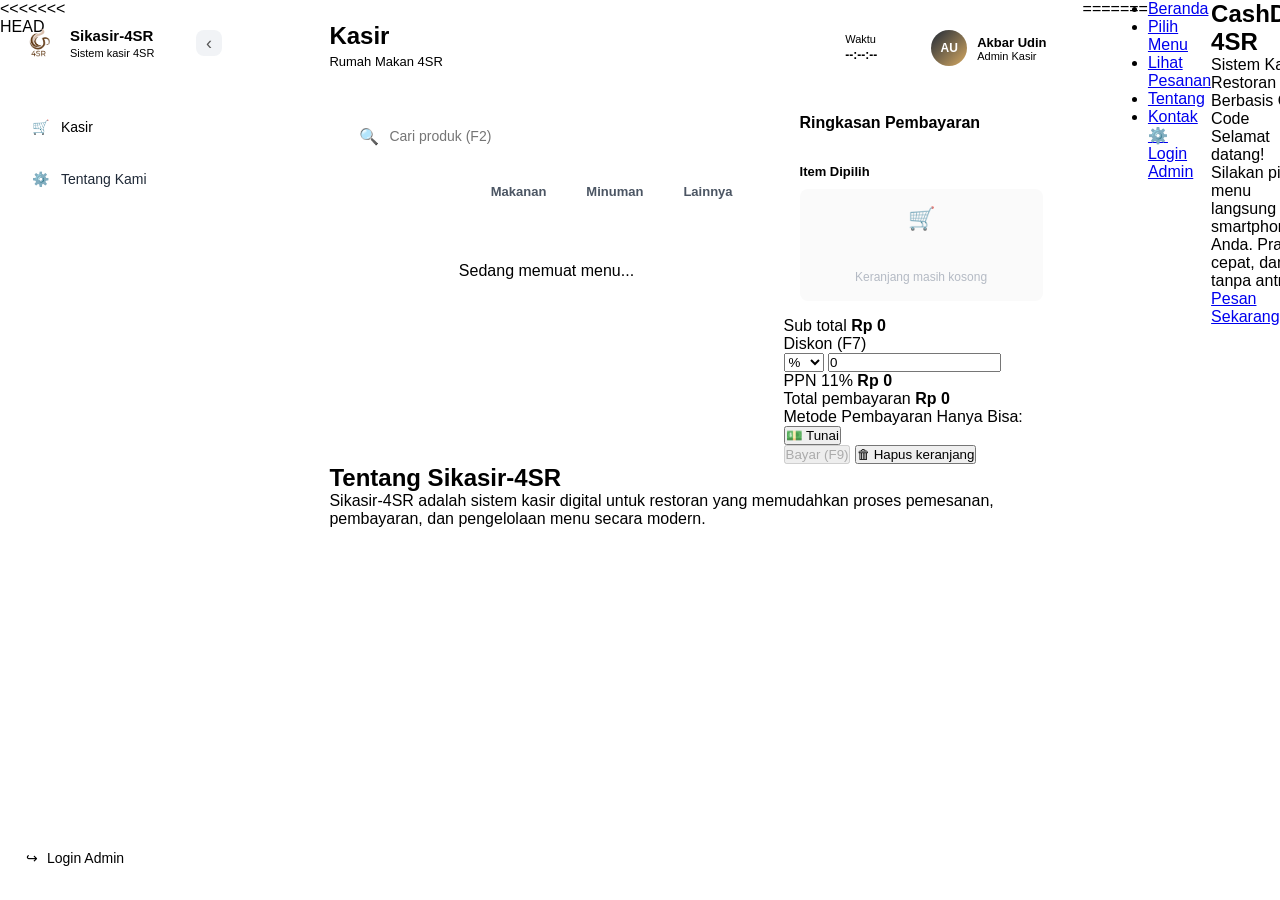
<file: index.html>
<!DOCTYPE html>
<html lang="id">
<head>
    <meta charset="UTF-8">
    <meta name="viewport" content="width=device-width, initial-scale=1.0">
<<<<<<< HEAD
    <title>Sikasir-4SR - Kasir</title>
    <link rel="stylesheet" href="style.css">
</head>
<body class="pos-body">

    <aside class="sidebar">
        <div>
            <div class="sidebar-brand">
                <img src="logo-4sr.png" alt="Logo 4SR" class="brand-logo-img">

                <div>
                    <h3>Sikasir-4SR</h3>
                    <p>Sistem kasir 4SR</p>
                </div>

                <button class="sidebar-toggle">‹</button>
            </div>

            <ul class="sidebar-menu">
                <li>
                    <a href="#kasir" class="active">
                        <span>🛒</span>
                        Kasir
                    </a>
                </li>
                <li>
                    <a href="#tentang">
                        <span>⚙️</span>
                        Tentang Kami
                    </a>
                </li>
            </ul>
        </div>

        <a href="admin.html" class="logout-link">
            <span>↪</span>
            Login Admin
        </a>
    </aside>

    <main class="main-content" id="kasir">
        <header class="top-header">
            <div>
                <h1>Kasir</h1>
                <p>Rumah Makan 4SR</p>
            </div>

            <div class="header-actions">
                <div class="time-card">
                    <span>Waktu</span>
                    <strong id="jam-sekarang">--:--:--</strong>
                </div>

                <div class="user-card">
                    <div class="avatar">AU</div>
                    <div>
                        <h4>Akbar Udin</h4>
                        <p>Admin Kasir</p>
                    </div>
                </div>
            </div>
        </header>

        <section class="pos-layout">
            <div class="product-area">
                <div class="search-box">
                    <span>🔍</span>
                    <input type="text" id="search-menu" placeholder="Cari produk (F2)">
                </div>

                <div class="category-tabs">
                    <button class="category-btn active" onclick="filterKategori('semua', this)">Semua produk</button>
                    <button class="category-btn" onclick="filterKategori('makanan', this)">Makanan</button>
                    <button class="category-btn" onclick="filterKategori('minuman', this)">Minuman</button>
                    <button class="category-btn" onclick="filterKategori('lainnya', this)">Lainnya</button>
                </div>

                <div id="container-menu" class="product-grid">
                    <p class="loading-text">Sedang memuat menu...</p>
                </div>
            </div>

            <aside class="payment-summary">
                <h2>Ringkasan Pembayaran</h2>

                <div class="summary-section">
                    <h4>Item Dipilih</h4>

                    <div id="empty-cart-box" class="empty-cart-box">
                        <span>🛒</span>
                        <p>Keranjang masih kosong</p>
                    </div>

                    <ul id="daftar-pesanan" class="cart-list"></ul>
                </div>

                <div class="summary-row">
                    <span>Sub total</span>
                    <strong id="subtotal-harga">Rp 0</strong>
                </div>

                <div class="discount-box">
                    <label>Diskon (F7)</label>
                    <div>
                        <select id="tipe-diskon" onchange="updateTampilanKeranjang()">
                            <option value="persen">%</option>
                            <option value="rupiah">Rp</option>
                        </select>
                        <input type="number" id="nilai-diskon" value="0" min="0" oninput="updateTampilanKeranjang()">
                    </div>
                </div>

                <div class="summary-row">
                    <span>PPN 11%</span>
                    <strong id="ppn-harga">Rp 0</strong>
                </div>

                <div class="total-box">
                    <span>Total pembayaran</span>
                    <strong id="total-harga">Rp 0</strong>
                </div>

                <div class="payment-method">
                    <p>Metode Pembayaran Hanya Bisa:</p>
                    <button>💵 Tunai</button>
                </div>

                <button class="pay-button" id="btn-bayar" onclick="kirimPesanan()" disabled>
                    Bayar (F9)
                </button>

                <button class="clear-button" onclick="kosongkanKeranjang()">
                    🗑 Hapus keranjang
                </button>
            </aside>
        </section>

        <section id="tentang" class="about-pos">
            <h2>Tentang Sikasir-4SR</h2>
            <p>
                Sikasir-4SR adalah sistem kasir digital untuk restoran yang memudahkan proses pemesanan,
                pembayaran, dan pengelolaan menu secara modern.
            </p>
        </section>
    </main>
=======
    <title>CashDig-4SR - Pelanggan</title>
    <link rel="stylesheet" href="style.css">
</head>
<body>

    <nav class="navbar">
        <div class="logo"></div>
        
        <ul class="nav-links">
            <li><a href="#beranda" class="active">Beranda</a></li>
            <li><a href="#menu">Pilih Menu</a></li>
            <li><a href="#keranjang">Lihat Pesanan</a></li>
            <li><a href="#tentang">Tentang</a></li>
            <li><a href="tel:+6281234567890">Kontak</a></li> 
        </ul>

        <div class="admin-menu">
            <a href="admin.html" class="btn-admin">⚙️ Login Admin</a>
        </div>
    </nav>

    <section id="beranda" class="hero">
        <div class="content">
            <h1>CashDig-4SR</h1>
            <p class="subtitle">Sistem Kasir Restoran Berbasis QR Code</p>
            <div class="line"></div>
            <p class="desc">
                Selamat datang! Silakan pilih menu langsung dari smartphone Anda. Praktis, cepat, dan tanpa antri.
            </p>
            <a href="#menu" class="btn">Pesan Sekarang</a>
        </div>
    </section>

    <section id="menu" class="menu-section">
    <div class="section-title">
        <h2>Daftar Menu Kami</h2>
        <p>Pilih hidangan favorit Anda</p>
    </div>
    
    <div id="container-menu" class="menu-grid">
        <p style="text-align: center;">Sedang memuat menu...</p>
    </div>
</section>

    <section id="keranjang" class="cart-section">
        <div class="section-title">
            <h2>Pesanan Anda</h2>
            <p>Periksa kembali pesanan Anda sebelum dikirim ke dapur</p>
        </div>
        
        <div class="cart-container">
            <ul id="daftar-pesanan" class="cart-list">
                <li class="empty-cart">Belum ada menu yang dipilih.</li>
            </ul>
            
            <div class="cart-summary">
                <h3>Total Bayar: <span id="total-harga">Rp 0</span></h3>
                <button class="btn btn-checkout" onclick="kirimPesanan()">Kirim Pesanan</button>
            </div>
        </div>
    </section>

    <section id="tentang" class="about-section">
        <h2>Tentang CashDig-4SR</h2>
        <p>CashDig-4SR adalah inovasi sistem pemesanan digital untuk memudahkan Anda memesan makanan tanpa perlu menunggu pelayan. Cukup scan, pesan, dan nikmati!</p>
    </section>
>>>>>>> ade37d8d420336379f588c795557fd83a4813b41

    <script src="script.js"></script>
</body>
</html>
</file>
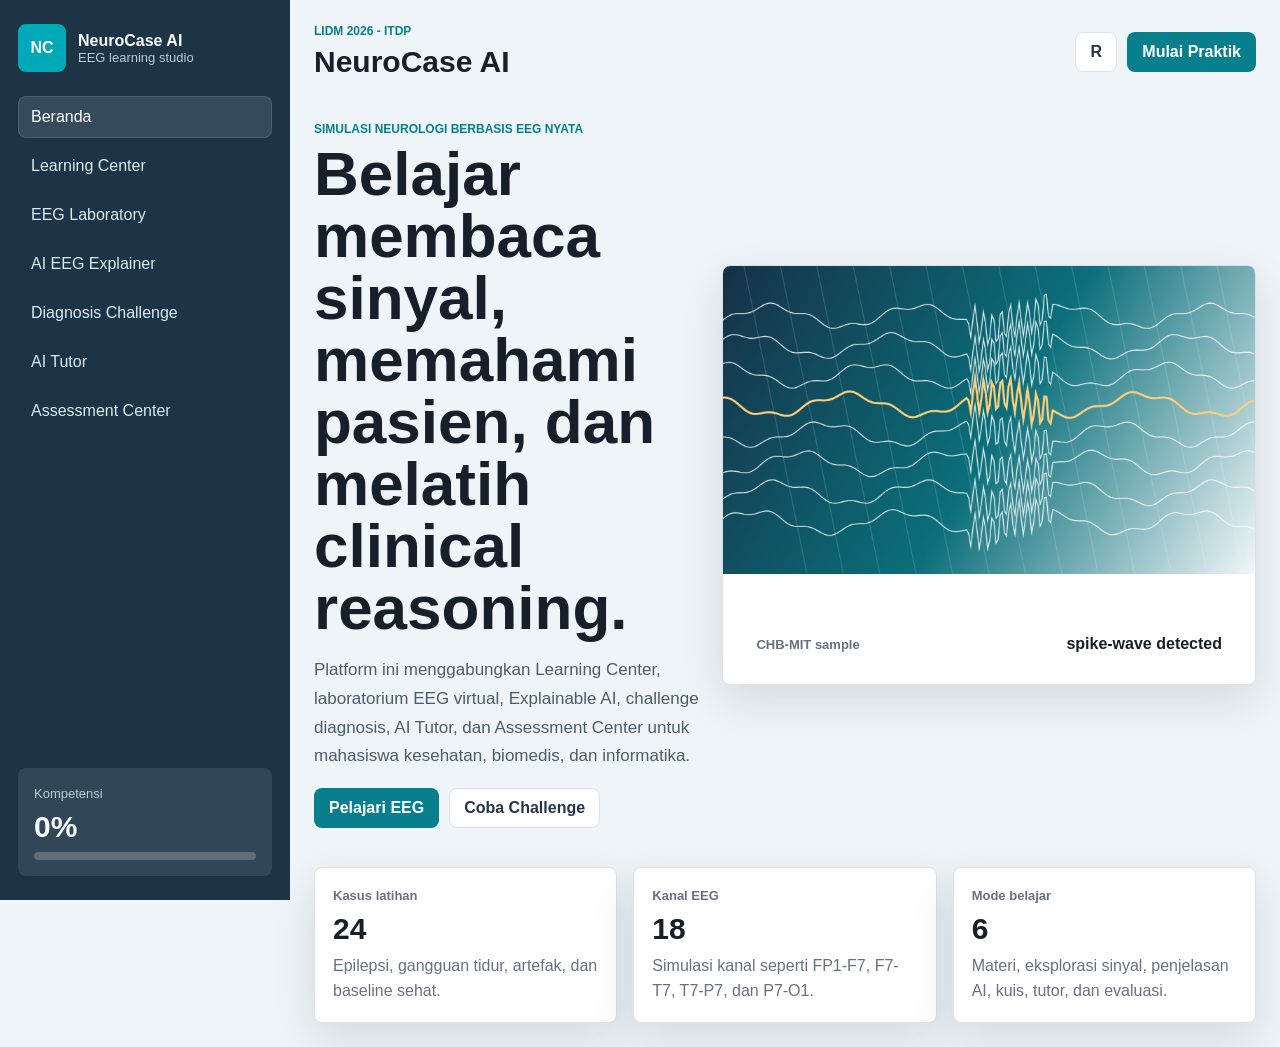
<file: NeuroCaseAI/index.html>
<!doctype html>
<html lang="id">
  <head>
    <meta charset="utf-8">
    <meta name="viewport" content="width=device-width, initial-scale=1">
    <title>NeuroCase AI</title>
    <link rel="stylesheet" href="styles.css">
  </head>
  <body>
    <div class="app-shell">
      <aside class="sidebar">
        <div class="brand">
          <div class="brand-mark">NC</div>
          <div>
            <strong>NeuroCase AI</strong>
            <span>EEG learning studio</span>
          </div>
        </div>
        <nav class="module-nav" aria-label="Modul pembelajaran">
          <button class="nav-item active" data-target="overview">Beranda</button>
          <button class="nav-item" data-target="learning">Learning Center</button>
          <button class="nav-item" data-target="lab">EEG Laboratory</button>
          <button class="nav-item" data-target="explainer">AI EEG Explainer</button>
          <button class="nav-item" data-target="challenge">Diagnosis Challenge</button>
          <button class="nav-item" data-target="tutor">AI Tutor</button>
          <button class="nav-item" data-target="assessment">Assessment Center</button>
        </nav>
        <div class="progress-card">
          <span>Kompetensi</span>
          <strong id="skillScore">0%</strong>
          <div class="meter"><span id="skillMeter"></span></div>
        </div>
      </aside>

      <main class="workspace">
        <header class="topbar">
          <div>
            <p class="eyebrow">LIDM 2026 - ITDP</p>
            <h1>NeuroCase AI</h1>
          </div>
          <div class="top-actions">
            <button class="icon-button" id="resetBtn" title="Reset progres">R</button>
            <button class="primary-btn" data-target="lab">Mulai Praktik</button>
          </div>
        </header>

        <section class="view active" id="overview">
          <div class="hero-band">
            <div class="hero-copy">
              <p class="eyebrow">Simulasi neurologi berbasis EEG nyata</p>
              <h2>Belajar membaca sinyal, memahami pasien, dan melatih clinical reasoning.</h2>
              <p>
                Platform ini menggabungkan Learning Center, laboratorium EEG virtual, Explainable AI,
                challenge diagnosis, AI Tutor, dan Assessment Center untuk mahasiswa kesehatan,
                biomedis, dan informatika.
              </p>
              <div class="hero-actions">
                <button class="primary-btn" data-target="learning">Pelajari EEG</button>
                <button class="secondary-btn" data-target="challenge">Coba Challenge</button>
              </div>
            </div>
            <div class="signal-stage" aria-label="Visual EEG interaktif">
              <canvas id="heroCanvas" width="760" height="440"></canvas>
              <div class="signal-readout">
                <span>CHB-MIT sample</span>
                <strong id="heroStatus">normal baseline</strong>
              </div>
            </div>
          </div>

          <div class="metric-grid">
            <article>
              <span>Kasus latihan</span>
              <strong>24</strong>
              <p>Epilepsi, gangguan tidur, artefak, dan baseline sehat.</p>
            </article>
            <article>
              <span>Kanal EEG</span>
              <strong>18</strong>
              <p>Simulasi kanal seperti FP1-F7, F7-T7, T7-P7, dan P7-O1.</p>
            </article>
            <article>
              <span>Mode belajar</span>
              <strong>6</strong>
              <p>Materi, eksplorasi sinyal, penjelasan AI, kuis, tutor, dan evaluasi.</p>
            </article>
          </div>
        </section>

        <section class="view" id="learning">
          <div class="section-head">
            <div>
              <p class="eyebrow">Learning Center</p>
              <h2>Konsep dasar EEG dan neurologi</h2>
            </div>
            <select id="lessonSelect" aria-label="Pilih materi">
              <option value="intro">Pengenalan EEG</option>
              <option value="waves">Gelombang otak</option>
              <option value="electrodes">Elektroda dan kanal</option>
              <option value="disorders">Gangguan neurologis</option>
            </select>
          </div>
          <div class="learning-layout">
            <article class="lesson-panel">
              <h3 id="lessonTitle"></h3>
              <p id="lessonText"></p>
              <div class="wave-tabs" id="waveTabs"></div>
            </article>
            <div class="brain-panel">
              <canvas id="brainCanvas" width="640" height="420"></canvas>
              <div class="brain-caption">
                <strong id="waveName">Alpha</strong>
                <span id="waveInfo">8-13 Hz, sering muncul saat rileks.</span>
              </div>
            </div>
          </div>
        </section>

        <section class="view" id="lab">
          <div class="section-head">
            <div>
              <p class="eyebrow">EEG Laboratory</p>
              <h2>Eksplorasi sinyal EEG virtual</h2>
            </div>
            <div class="control-row">
              <label>Kanal
                <select id="channelSelect"></select>
              </label>
              <label>Segmen
                <input id="segmentRange" type="range" min="0" max="100" value="34">
              </label>
            </div>
          </div>
          <div class="lab-grid">
            <div class="signal-panel">
              <canvas id="labCanvas" width="980" height="430"></canvas>
              <div class="timeline">
                <span>00:00</span>
                <span id="timeMarker">03:24</span>
                <span>10:00</span>
              </div>
            </div>
            <aside class="case-panel">
              <h3>Kasus Aktif</h3>
              <select id="caseSelect" aria-label="Pilih kasus"></select>
              <dl>
                <div><dt>Pasien</dt><dd id="casePatient"></dd></div>
                <div><dt>Keluhan</dt><dd id="caseComplaint"></dd></div>
                <div><dt>Kondisi</dt><dd id="caseCondition"></dd></div>
              </dl>
              <button class="primary-btn full" data-target="explainer">Analisis dengan AI</button>
            </aside>
          </div>
        </section>

        <section class="view" id="explainer">
          <div class="section-head">
            <div>
              <p class="eyebrow">AI EEG Explainer</p>
              <h2>Penjelasan keputusan model</h2>
            </div>
            <button class="secondary-btn" id="runExplainBtn">Analisis kasus berikutnya</button>
          </div>
          <div class="explain-layout">
            <div class="signal-panel">
              <canvas id="explainCanvas" width="980" height="380"></canvas>
            </div>
            <article class="explain-card">
              <div class="confidence">
                <span>Probabilitas pola kejang</span>
                <strong id="confidenceValue">82%</strong>
              </div>
              <div class="meter large"><span id="confidenceMeter"></span></div>
              <h3>Alasan utama</h3>
              <ul id="reasonList"></ul>
              <h3>Interpretasi edukatif</h3>
              <p id="explainText"></p>
            </article>
          </div>
        </section>

        <section class="view" id="challenge">
          <div class="section-head">
            <div>
              <p class="eyebrow">Diagnosis Challenge</p>
              <h2>Latihan diagnosis berbasis kasus</h2>
            </div>
            <span class="score-pill">Skor: <strong id="challengeScore">0</strong></span>
          </div>
          <div class="challenge-layout">
            <article class="question-panel">
              <h3 id="challengeTitle"></h3>
              <p id="challengePrompt"></p>
              <div class="answer-list" id="answerList"></div>
              <button class="primary-btn" id="submitAnswerBtn">Kirim Jawaban</button>
            </article>
            <aside class="feedback-panel">
              <h3>Umpan balik</h3>
              <p id="feedbackText">Pilih jawaban diagnosis untuk melihat evaluasi clinical reasoning.</p>
              <p class="source-note" id="challengeSource">Sumber akan tampil setelah jawaban dikirim.</p>
              <button class="secondary-btn" id="nextCaseBtn">Kasus berikutnya</button>
            </aside>
          </div>
        </section>

        <section class="view" id="tutor">
          <div class="section-head">
            <div>
              <p class="eyebrow">AI Tutor</p>
              <h2>Asisten belajar neurologi</h2>
            </div>
          </div>
          <div class="tutor-layout">
            <div class="chat-panel" id="chatPanel">
              <div class="message ai">Halo, saya Tutor NeuroCase. Tanyakan konsep EEG, gelombang otak, kanal, artefak, CHB-MIT, seizure, XAI, atau cara memakai fitur.</div>
            </div>
            <form class="chat-form" id="chatForm">
              <input id="chatInput" type="text" placeholder="Contoh: apa bedanya alpha dan theta?" autocomplete="off">
              <button class="primary-btn" type="submit">Kirim</button>
            </form>
            <div class="quick-prompts">
              <button data-question="Apa itu spike-wave pada EEG?">Spike-wave</button>
              <button data-question="Bagaimana membaca kanal EEG?">Kanal EEG</button>
              <button data-question="Mengapa Explainable AI penting?">XAI</button>
              <button data-question="Apa itu CHB-MIT dataset?">CHB-MIT</button>
              <button data-question="Apa bedanya artefak dan seizure?">Artefak</button>
              <button data-question="Bagaimana cara memakai EEG Laboratory?">Cara pakai lab</button>
            </div>
          </div>
        </section>

        <section class="view" id="assessment">
          <div class="section-head">
            <div>
              <p class="eyebrow">Assessment Center</p>
              <h2>Pre-test, post-test, dan evaluasi kasus</h2>
            </div>
          </div>
          <div class="assessment-grid">
            <article class="assessment-card">
              <span>Pre-test</span>
              <strong id="preScore">0%</strong>
              <p>Mengukur pemahaman awal sebelum eksplorasi laboratorium.</p>
              <button class="secondary-btn quiz-btn" data-type="pre">Mulai</button>
            </article>
            <article class="assessment-card">
              <span>Post-test</span>
              <strong id="postScore">0%</strong>
              <p>Membandingkan peningkatan setelah materi dan challenge.</p>
              <button class="secondary-btn quiz-btn" data-type="post">Mulai</button>
            </article>
            <article class="assessment-card">
              <span>Evaluasi kasus</span>
              <strong id="caseScore">0%</strong>
              <p>Menilai reasoning berdasarkan data klinis dan sinyal EEG.</p>
              <button class="secondary-btn quiz-btn" data-type="case">Mulai</button>
            </article>
          </div>
          <div class="quiz-panel" id="quizPanel">
            <h3 id="quizTitle">Pilih assessment</h3>
            <p id="quizQuestion">Assessment akan muncul di sini.</p>
            <div id="quizOptions" class="answer-list"></div>
            <p class="source-note" id="quizSource">Soal assessment menggunakan rujukan NCBI Bookshelf, American Epilepsy Society, dan PhysioNet.</p>
          </div>
          <div class="reference-panel">
            <h3>Rujukan Konten Soal</h3>
            <ul>
              <li><a href="https://www.ncbi.nlm.nih.gov/books/NBK390346/" target="_blank" rel="noopener">Electroencephalography (EEG): An Introductory Text and Atlas - NCBI Bookshelf / American Epilepsy Society</a></li>
              <li><a href="https://www.ncbi.nlm.nih.gov/books/NBK539805/" target="_blank" rel="noopener">Normal EEG Waveforms - StatPearls / NCBI Bookshelf</a></li>
              <li><a href="https://physionet.org/content/chbmit/1.0.0/" target="_blank" rel="noopener">CHB-MIT Scalp EEG Database - PhysioNet</a></li>
            </ul>
          </div>
        </section>

      </main>
    </div>
    <script src="app.js"></script>
  </body>
</html>
</file>
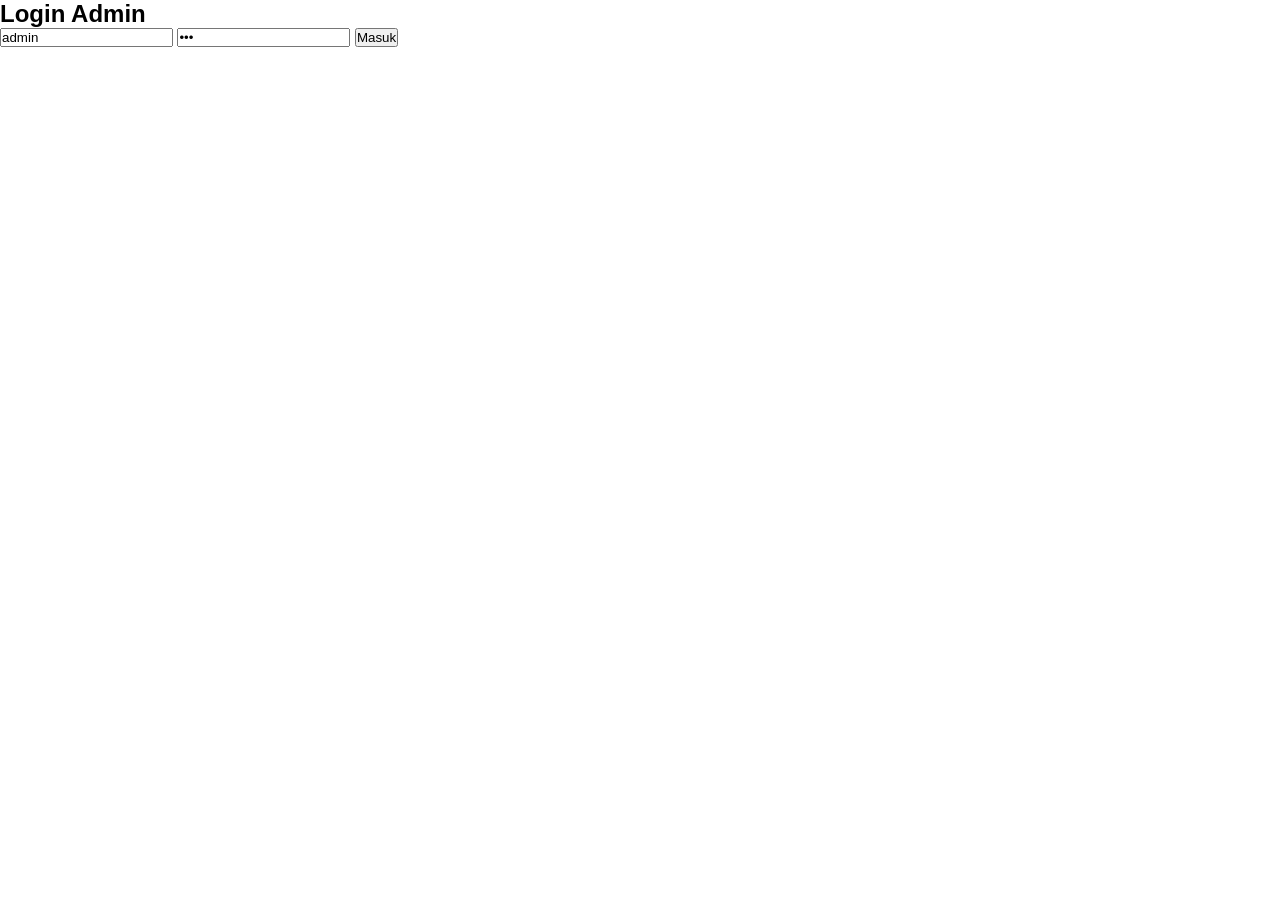
<file: admin.html>
<!DOCTYPE html>
<html lang="id">
<head>
    <meta charset="UTF-8">
    <meta name="viewport" content="width=device-width, initial-scale=1.0">
    <title>Admin Dashboard - Sikasir-4SR</title>
    <link rel="stylesheet" href="style.css">
</head>
<body class="admin-body">

    <div id="login-screen" class="login-container">
        <h2>Login Admin</h2>
        <input type="text" id="username" placeholder="Username (isi: admin)" value="admin">
        <input type="password" id="password" placeholder="Password (isi: 123)" value="123">
        <button class="btn" onclick="loginAdmin()">Masuk</button>
        <p id="login-error" style="color: red; display: none;">Username/Password salah!</p>
    </div>

    <div id="admin-dashboard" style="display: none;">
        <nav class="navbar admin-nav">
            <h2>Dashboard Sikasir-4SR</h2>
            <button class="btn btn-danger" onclick="logoutAdmin()">Logout</button>
        </nav>

        <div class="admin-content">
            <div class="admin-panel">
            <h3>Konfirmasi Pesanan & Pembayaran</h3>
            <table class="admin-table">
                <thead>
                    <tr>
                        <th>Meja</th>
                        <th>Pesanan</th>
                        <th>Total</th>
                        <th>Status</th>
                        <th>Aksi</th>
                    </tr>
                </thead>
                <tbody id="tabel-pesanan-body">
                    <tr>
                        <td colspan="5" style="text-align:center;">Memuat data pesanan...</td>
                    </tr>
                </tbody>
            </table>
        </div>

            <div class="admin-panel mt-20">
                <h3>Kelola Menu</h3>
                <button class="btn btn-add">+ Tambah Menu Baru</button>
                <table class="admin-table mt-10">
                    <tr>
                        <th>Nama Menu</th>
                        <th>Harga</th>
                        <th>Aksi</th>
                    </tr>
                    <tr>
                        <td>Nasi Goreng Spesial</td>
                        <td>Rp 25.000</td>
                        <td><button class="btn-danger">Hapus</button></td>
                    </tr>
                </table>
            </div>
        </div>
    </div>

    <script src="script.js"></script>
</body>
</html>
</file>
<file: style.css>
<<<<<<< HEAD
@import url('https://fonts.googleapis.com/css2?family=Inter:wght@400;500;600;700;800&display=swap');

:root {
    --blue: #1559a6;
    --blue-dark: #0f4583;
    --blue-soft: #eaf2ff;
    --bg: #f5f6f8;
    --white: #ffffff;
    --text: #111827;
    --muted: #7b8494;
    --border: #e5e7eb;
    --danger: #e11d48;
    --success: #16a34a;
    --shadow: 0 8px 24px rgba(15, 23, 42, 0.06);
    --radius: 12px;
}

* {
    margin: 0;
    padding: 0;
    box-sizing: border-box;
    font-family: 'Inter', sans-serif;
}

body {
    background: var(--bg);
    color: var(--text);
}

.pos-body,
.admin-body {
    display: flex;
    min-height: 100vh;
    background: var(--bg);
}

/* SIDEBAR */

.sidebar {
    width: 240px;
    min-height: 100vh;
    background: var(--white);
    border-right: 1px solid var(--border);
    padding: 22px 18px;
    display: flex;
    flex-direction: column;
    justify-content: space-between;
    position: fixed;
    left: 0;
    top: 0;
}

.sidebar-brand {
    display: flex;
    align-items: center;
    gap: 10px;
    position: relative;
    margin-bottom: 42px;
}

.brand-logo-img {
    width: 42px;
    height: 42px;
    object-fit: contain;
    flex-shrink: 0;
    display: block;
}

.login-brand-img {
    width: 100px;
    height: 100px;
    object-fit: contain;
}

.sidebar-brand h3 {
    font-size: 15px;
    color: var(--blue);
    line-height: 1.2;
}

.sidebar-brand p {
    font-size: 11px;
    color: var(--muted);
    margin-top: 2px;
}

.sidebar-toggle {
    margin-left: auto;
    width: 26px;
    height: 26px;
    border: none;
    border-radius: 8px;
    background: #f1f3f6;
    color: #555;
    cursor: pointer;
    font-size: 18px;
}

.sidebar-menu {
    list-style: none;
}

.sidebar-menu li {
    margin-bottom: 10px;
}

.sidebar-menu a {
    text-decoration: none;
    color: #1f2937;
    display: flex;
    align-items: center;
    gap: 12px;
    padding: 13px 14px;
    border-radius: 8px;
    font-size: 14px;
    transition: 0.2s ease;
}

.sidebar-menu a:hover,
.sidebar-menu a.active {
    background: var(--blue-soft);
    color: var(--blue);
}

.logout-link,
.logout-button {
    color: var(--danger);
    text-decoration: none;
    background: none;
    border: none;
    display: flex;
    align-items: center;
    gap: 9px;
    font-size: 14px;
    cursor: pointer;
    padding: 12px 8px;
}

/* MAIN CONTENT */

.main-content {
    margin-left: 240px;
    width: calc(100% - 240px);
    padding: 22px 24px;
}

.top-header {
    display: flex;
    justify-content: space-between;
    align-items: flex-start;
    margin-bottom: 24px;
}

.top-header h1 {
    font-size: 24px;
    font-weight: 800;
    margin-bottom: 4px;
}

.top-header p {
    color: var(--muted);
    font-size: 13px;
}

.header-actions {
    display: flex;
    align-items: center;
    gap: 12px;
}

.time-card {
    background: var(--white);
    padding: 10px 14px;
    border-radius: 10px;
    box-shadow: var(--shadow);
    min-width: 76px;
}

.time-card span {
    display: block;
    font-size: 11px;
    color: var(--muted);
}

.time-card strong {
    font-size: 12px;
}

.user-card {
    background: var(--white);
    padding: 8px 12px;
    border-radius: 12px;
    display: flex;
    align-items: center;
    gap: 10px;
    box-shadow: var(--shadow);
}

.avatar {
    width: 36px;
    height: 36px;
    border-radius: 50%;
    background: linear-gradient(135deg, #1f2937, #d7aa62);
    color: white;
    display: grid;
    place-items: center;
    font-size: 12px;
    font-weight: 800;
}

.user-card h4 {
    font-size: 13px;
}

.user-card p {
    font-size: 11px;
}

/* POS CONTENT */

.pos-layout {
    display: grid;
    grid-template-columns: 1fr 275px;
    gap: 20px;
    align-items: start;
}

.product-area {
    background: var(--white);
    border-radius: 12px;
    padding: 16px;
    box-shadow: var(--shadow);
}

.search-box {
    height: 44px;
    border: 1px solid var(--border);
    border-radius: 8px;
    display: flex;
    align-items: center;
    gap: 10px;
    padding: 0 14px;
    margin-bottom: 16px;
    background: white;
}

.search-box input {
    border: none;
    outline: none;
    width: 100%;
    font-size: 14px;
}

.category-tabs {
    display: flex;
    gap: 10px;
    margin-bottom: 20px;
    overflow-x: auto;
    padding-bottom: 3px;
}

.category-btn {
    border: 1px solid var(--border);
    background: white;
    padding: 10px 15px;
    border-radius: 7px;
    cursor: pointer;
    color: #4b5563;
    font-size: 13px;
    font-weight: 600;
    white-space: nowrap;
}

.category-btn.active,
.category-btn:hover {
    background: var(--blue);
    border-color: var(--blue);
    color: white;
}

.product-grid {
    display: grid;
    grid-template-columns: repeat(auto-fill, minmax(155px, 1fr));
    gap: 16px;
}

.product-card {
    background: white;
    border: 1px solid #eef0f3;
    border-radius: 10px;
    overflow: hidden;
    transition: 0.2s ease;
}

.product-card:hover {
    box-shadow: 0 10px 22px rgba(15, 23, 42, 0.08);
    transform: translateY(-2px);
}

.product-image {
    height: 118px;
    position: relative;
    overflow: hidden;
    background: #e5e7eb;
}

.product-image img {
    width: 100%;
    height: 100%;
    object-fit: cover;
}

.product-badge {
    position: absolute;
    right: 8px;
    top: 8px;
    background: #2c83c5;
    color: white;
    padding: 4px 8px;
    border-radius: 999px;
    font-size: 10px;
    font-weight: 700;
}

.product-info {
    padding: 10px;
}

.product-info h3 {
    font-size: 13px;
    font-weight: 800;
    min-height: 34px;
    margin-bottom: 4px;
}

.product-code {
    color: var(--muted);
    font-size: 11px;
    margin-bottom: 12px;
}

.product-bottom {
    display: flex;
    align-items: flex-end;
    justify-content: space-between;
    gap: 10px;
}

.product-price {
    color: var(--blue);
    font-weight: 800;
    font-size: 13px;
}

.product-stock {
    color: var(--muted);
    font-size: 10px;
    margin-top: 3px;
}

.add-button {
    width: 34px;
    height: 34px;
    border: none;
    background: var(--blue);
    color: white;
    border-radius: 8px;
    cursor: pointer;
    font-size: 20px;
    font-weight: 700;
}

.add-button:hover {
    background: var(--blue-dark);
}

.loading-text {
    grid-column: 1 / -1;
    text-align: center;
    color: var(--muted);
    padding: 30px 0;
}

/* PAYMENT SUMMARY */

.payment-summary {
    background: var(--white);
    border-radius: 12px;
    box-shadow: var(--shadow);
    border: 1px solid var(--border);
    position: sticky;
    top: 22px;
}

.payment-summary h2 {
    font-size: 16px;
    padding: 16px;
    border-bottom: 1px solid var(--border);
}

.summary-section {
    padding: 16px;
}

.summary-section h4 {
    font-size: 13px;
    margin-bottom: 10px;
}

.empty-cart-box {
    height: 112px;
    border: 1px solid var(--border);
    background: #fafafa;
    border-radius: 8px;
    display: grid;
    place-items: center;
    text-align: center;
    color: #b4bac4;
    font-size: 12px;
}

.empty-cart-box span {
    display: block;
    font-size: 22px;
    margin-bottom: 4px;
=======
* {
    margin: 0;
    padding: 0;
    font-family: Arial, sans-serif;
    box-sizing: border-box;
}

html {
    scroll-behavior: smooth; /* Efek scroll halus saat klik menu navbar */
}

body {
    background: #f5f5f5;
}

/* ================= NAVBAR ================= */
.navbar {
    display: flex;
    justify-content: space-between;
    align-items: center;
    background: #fff;
    padding: 15px 40px;
    box-shadow: 0 2px 5px rgba(0,0,0,0.1);
    position: sticky;
    top: 0;
    z-index: 100;
}

.logo {
    width: 40px;
    height: 40px;
    background: #ff7f7f;
    border-radius: 5px;
}

.navbar ul {
    display: flex;
    list-style: none;
    gap: 20px;
}

.navbar a {
    text-decoration: none;
    color: #333;
    font-weight: bold;
}

.navbar a:hover {
    color: orange;
}

/* ================= SECTION UMUM ================= */
section {
    padding: 80px 40px;
    min-height: 80vh;
}

.section-title {
    text-align: center;
    margin-bottom: 40px;
}

/* ================= BERANDA ================= */
.hero {
    display: flex;
    align-items: center;
    justify-content: center;
    background-color: #fff;
}

.content {
    text-align: center;
    max-width: 600px;
}

.content h1 { font-size: 40px; margin-bottom: 10px; }
.subtitle { color: #666; margin-bottom: 10px; }
.line { width: 100px; height: 5px; background: orange; margin: 10px auto; }
.desc { background: #f9f9f9; padding: 15px; border-radius: 10px; margin-top: 10px; margin-bottom: 20px;}

.btn {
    padding: 10px 20px;
    border: none;
    background: orange;
    color: white;
    border-radius: 5px;
    cursor: pointer;
    text-decoration: none;
    display: inline-block;
    font-size: 16px;
}

/* ================= MENU PESANAN ================= */
.menu-grid {
    display: flex;
    justify-content: center;
    gap: 20px;
    flex-wrap: wrap;
}

.menu-card {
    background: white;
    padding: 20px;
    width: 220px;
    border-radius: 10px;
    text-align: center;
    box-shadow: 0 4px 8px rgba(0,0,0,0.1);
}

.menu-img {
    width: 100%;
    height: 120px;
    border-radius: 8px;
    margin-bottom: 15px;
}

.menu-card h3 { font-size: 18px; margin-bottom: 5px;}
.menu-card p { color: orange; font-weight: bold; margin-bottom: 15px; }

.btn-pesan {
    background: #28a745;
    color: white;
    border: none;
    padding: 8px 15px;
    border-radius: 5px;
    cursor: pointer;
    width: 100%;
}

/* ================= TENTANG ================= */
.about-section {
    background: #fff;
    text-align: center;
}

/* ================= ADMIN STYLES ================= */
.admin-body { background: #eef2f5; }
.login-container {
    background: white; width: 300px; margin: 100px auto; padding: 30px;
    border-radius: 10px; box-shadow: 0 4px 10px rgba(0,0,0,0.1); text-align: center;
}
.login-container input {
    width: 100%; padding: 10px; margin: 10px 0; border: 1px solid #ccc; border-radius: 5px;
}
.admin-nav { background: #343a40; color: white; }
.admin-content { padding: 40px; }
.admin-panel { background: white; padding: 20px; border-radius: 8px; box-shadow: 0 2px 5px rgba(0,0,0,0.1); }
.admin-table { width: 100%; border-collapse: collapse; margin-top: 15px; }
.admin-table th, .admin-table td { border: 1px solid #ddd; padding: 10px; text-align: left; }
.admin-table th { background-color: #f4f4f4; }
.badge { padding: 5px 10px; border-radius: 20px; font-size: 12px; color: white; }
.badge.pending { background: #ffc107; color: black;}
.badge.paid { background: #28a745; }
.btn-konfirmasi { background: #007bff; color: white; border: none; padding: 5px 10px; cursor: pointer; border-radius: 4px; }
.btn-danger { background: #dc3545; color: white; border: none; padding: 5px 10px; cursor: pointer; border-radius: 4px;}
.btn-add { background: #28a745; color: white; border: none; padding: 10px; cursor: pointer; border-radius: 4px;}
.mt-20 { margin-top: 20px; }
.mt-10 { margin-top: 10px; }

/* ================= PENYESUAIAN NAVBAR BARU ================= */
.navbar {
    display: flex;
    justify-content: space-between; /* Membagi ruang untuk 3 elemen: Logo, Menu, Admin */
    align-items: center;
}

.nav-links {
    display: flex;
    list-style: none;
    gap: 20px;
    /* Mendorong menu sedikit ke kiri agar berada di tengah-tengah antara logo dan tombol admin */
    margin-right: auto; 
    margin-left: 40px;
}

/* Gaya untuk Tombol Login Admin */
.btn-admin {
    background-color: #343a40; /* Warna gelap agar terlihat beda dari tombol pelanggan */
    color: white !important;
    padding: 8px 15px;
    border-radius: 5px;
    text-decoration: none;
    font-size: 14px;
    font-weight: normal !important;
    transition: 0.3s;
}

.btn-admin:hover {
    background-color: #555;
    color: orange !important;
}

/* ================= KERANJANG PESANAN ================= */
.cart-section {
    background-color: #eef2f5;
}

.cart-container {
    max-width: 600px;
    margin: 0 auto;
    background: white;
    padding: 20px;
    border-radius: 10px;
    box-shadow: 0 4px 10px rgba(0,0,0,0.1);
>>>>>>> ade37d8d420336379f588c795557fd83a4813b41
}

.cart-list {
    list-style: none;
<<<<<<< HEAD
    display: none;
}

.cart-list.active {
    display: block;
}

.cart-list li {
    padding: 10px 0;
    border-bottom: 1px dashed var(--border);
    display: grid;
    grid-template-columns: 1fr auto;
    gap: 8px;
    font-size: 12px;
}

.cart-item-name {
    font-weight: 700;
}

.cart-item-price {
    color: var(--blue);
    font-weight: 800;
}

.btn-hapus {
    border: none;
    background: #fee2e2;
    color: var(--danger);
    padding: 5px 8px;
    border-radius: 6px;
    cursor: pointer;
    margin-top: 5px;
    font-size: 11px;
}

.summary-row {
    padding: 12px 16px;
    border-top: 1px dashed var(--border);
    display: flex;
    justify-content: space-between;
    align-items: center;
    font-size: 13px;
}

.summary-row span {
    color: var(--muted);
}

.discount-box {
    padding: 12px 16px;
    border-top: 1px dashed var(--border);
}

.discount-box label {
    display: block;
    font-size: 13px;
    font-weight: 700;
    margin-bottom: 7px;
}

.discount-box div {
    display: grid;
    grid-template-columns: 65px 1fr;
    gap: 8px;
}

.discount-box select,
.discount-box input {
    height: 38px;
    border: 1px solid var(--border);
    border-radius: 7px;
    padding: 0 10px;
    outline: none;
}

.total-box {
    padding: 18px 16px;
    border-top: 1px dashed var(--border);
}

.total-box span {
    display: block;
    color: var(--muted);
    font-size: 12px;
    margin-bottom: 6px;
}

.total-box strong {
    color: var(--blue);
    font-size: 24px;
}

.payment-method {
    margin: 0 16px 16px;
    background: var(--blue-soft);
    border-radius: 8px;
    padding: 12px;
}

.payment-method p {
    color: #5b6b80;
    font-size: 11px;
    margin-bottom: 8px;
}

.payment-method button {
    border: 1px solid #d8e7ff;
    background: white;
    border-radius: 6px;
    padding: 7px 10px;
    color: #607084;
    font-size: 12px;
}

.pay-button {
    width: calc(100% - 32px);
    margin: 0 16px 10px;
    height: 42px;
    border: none;
    border-radius: 8px;
    background: var(--blue);
    color: white;
    font-weight: 800;
    cursor: pointer;
}

.pay-button:disabled {
    background: #c7c7c7;
    cursor: not-allowed;
}

.clear-button {
    width: calc(100% - 32px);
    margin: 0 16px 16px;
    height: 38px;
    border: 1px solid var(--border);
    border-radius: 8px;
    background: white;
    color: #9ca3af;
    cursor: pointer;
}

/* ABOUT */

.about-pos {
    margin-top: 22px;
    background: var(--white);
    border-radius: 12px;
    box-shadow: var(--shadow);
    padding: 22px;
}

.about-pos h2 {
    font-size: 18px;
    margin-bottom: 8px;
}

.about-pos p {
    color: var(--muted);
    font-size: 14px;
    line-height: 1.7;
}

/* ADMIN */

.login-container {
    width: min(92%, 400px);
    margin: 90px auto;
    padding: 34px;
    background: white;
    border-radius: 16px;
    box-shadow: var(--shadow);
    text-align: center;
}

.login-logo {
    display: flex;
    justify-content: center;
    margin-bottom: 16px;
}

.login-container h2 {
    margin-bottom: 6px;
}

.login-subtitle {
    color: var(--muted);
    font-size: 13px;
    margin-bottom: 22px;
}

.login-container input {
    width: 100%;
    height: 42px;
    border: 1px solid var(--border);
    border-radius: 8px;
    margin-bottom: 12px;
    padding: 0 12px;
    outline: none;
}

.login-container input:focus {
    border-color: var(--blue);
}

.login-error {
    color: var(--danger);
    display: none;
    margin-top: 12px;
    font-size: 13px;
}

.primary-button,
.danger-button,
.btn-konfirmasi {
    border: none;
    padding: 10px 14px;
    border-radius: 8px;
    font-weight: 700;
    cursor: pointer;
}

.primary-button {
    background: var(--blue);
    color: white;
}

.primary-button.full {
    width: 100%;
}

.danger-button {
    background: var(--danger);
    color: white;
}

.btn-konfirmasi {
    background: var(--success);
    color: white;
}

.admin-panel {
    background: white;
    border-radius: 12px;
    box-shadow: var(--shadow);
    padding: 20px;
    margin-bottom: 22px;
}

.panel-header {
    display: flex;
    justify-content: space-between;
    align-items: center;
    gap: 16px;
    margin-bottom: 16px;
}

.panel-header h2 {
    font-size: 18px;
}

.panel-header p {
    color: var(--muted);
    font-size: 13px;
    margin-top: 4px;
}

.table-wrapper {
    overflow-x: auto;
}

.admin-table {
    width: 100%;
    border-collapse: collapse;
}

.admin-table th,
.admin-table td {
    padding: 14px 12px;
    text-align: left;
    border-bottom: 1px solid var(--border);
    font-size: 13px;
}

.admin-table th {
    background: #f8fafc;
    font-weight: 800;
}

.table-empty {
    text-align: center !important;
    color: var(--muted);
}

.badge {
    display: inline-block;
    padding: 5px 10px;
    border-radius: 999px;
    font-size: 11px;
    font-weight: 800;
}

.badge.pending {
    background: #fef3c7;
    color: #92400e;
}

.badge.completed,
.badge.paid {
    background: #dcfce7;
    color: #166534;
}

/* RESPONSIVE */

@media (max-width: 1100px) {
    .pos-layout {
        grid-template-columns: 1fr;
    }

    .payment-summary {
        position: static;
    }
}

@media (max-width: 820px) {
    .pos-body,
    .admin-body {
        display: block;
    }

    .sidebar {
        position: static;
        width: 100%;
        min-height: auto;
        flex-direction: row;
        align-items: center;
        padding: 14px;
    }

    .sidebar-brand {
        margin-bottom: 0;
    }

    .sidebar-menu {
        display: none;
    }

    .main-content {
        margin-left: 0;
        width: 100%;
        padding: 16px;
    }

    .top-header {
        flex-direction: column;
        gap: 14px;
    }

    .header-actions {
        width: 100%;
        justify-content: space-between;
    }

    .product-grid {
        grid-template-columns: repeat(auto-fill, minmax(140px, 1fr));
    }
}

@media (max-width: 520px) {
    .product-grid {
        grid-template-columns: repeat(2, 1fr);
    }

    .product-image {
        height: 95px;
    }

    .header-actions {
        flex-direction: column;
        align-items: stretch;
    }

    .user-card,
    .time-card {
        width: 100%;
    }

    .payment-summary {
        width: 100%;
    }
=======
    margin-bottom: 20px;
    min-height: 100px;
}

.cart-list li {
    display: flex;
    justify-content: space-between;
    align-items: center;
    padding: 10px 0;
    border-bottom: 1px solid #ddd;
    font-size: 16px;
}

.empty-cart {
    text-align: center;
    color: #888;
    font-style: italic;
    border: none !important;
}

.btn-hapus {
    background: #dc3545;
    color: white;
    border: none;
    padding: 5px 10px;
    border-radius: 4px;
    cursor: pointer;
    font-size: 12px;
}

.cart-summary {
    display: flex;
    justify-content: space-between;
    align-items: center;
    border-top: 2px solid #333;
    padding-top: 15px;
}

.btn-checkout {
    background: #28a745; /* Warna hijau */
>>>>>>> ade37d8d420336379f588c795557fd83a4813b41
}
</file>
<file: NeuroCaseAI/styles.css>
:root {
  --ink: #17202a;
  --muted: #667085;
  --line: #d9e2ea;
  --panel: #ffffff;
  --soft: #f5f8fb;
  --cyan: #05a7b8;
  --teal: #087f8c;
  --red: #e45858;
  --amber: #d8902f;
  --green: #2d9d78;
  --navy: #24364b;
  --shadow: 0 16px 45px rgba(22, 35, 52, 0.12);
}

* {
  box-sizing: border-box;
}

html {
  scroll-behavior: smooth;
}

body {
  margin: 0;
  min-height: 100vh;
  color: var(--ink);
  background: #eef4f7;
  font-family: Inter, "Segoe UI", Arial, sans-serif;
}

button,
input,
select {
  font: inherit;
}

button {
  cursor: pointer;
}

.app-shell {
  display: grid;
  grid-template-columns: 290px minmax(0, 1fr);
  min-height: 100vh;
}

.sidebar {
  position: sticky;
  top: 0;
  height: 100vh;
  padding: 24px 18px;
  color: #f7fbff;
  background: #1d3446;
  display: flex;
  flex-direction: column;
  gap: 24px;
}

.brand {
  display: flex;
  align-items: center;
  gap: 12px;
}

.brand-mark {
  width: 48px;
  height: 48px;
  display: grid;
  place-items: center;
  border-radius: 8px;
  background: #00a9b8;
  color: white;
  font-weight: 800;
}

.brand strong,
.brand span {
  display: block;
}

.brand span,
.progress-card span {
  color: #b8cbd6;
  font-size: 13px;
}

.module-nav {
  display: grid;
  gap: 7px;
}

.nav-item {
  width: 100%;
  min-height: 42px;
  border: 1px solid transparent;
  border-radius: 8px;
  padding: 10px 12px;
  color: #dbeaf0;
  background: transparent;
  text-align: left;
}

.nav-item:hover,
.nav-item.active {
  color: white;
  background: rgba(255, 255, 255, 0.11);
  border-color: rgba(255, 255, 255, 0.13);
}

.progress-card {
  margin-top: auto;
  padding: 16px;
  border-radius: 8px;
  background: rgba(255, 255, 255, 0.09);
}

.progress-card strong {
  display: block;
  margin: 8px 0;
  font-size: 30px;
}

.meter {
  height: 8px;
  overflow: hidden;
  border-radius: 999px;
  background: rgba(255, 255, 255, 0.22);
}

.meter span {
  display: block;
  width: 0;
  height: 100%;
  border-radius: inherit;
  background: linear-gradient(90deg, var(--cyan), var(--green));
}

.meter.large {
  height: 12px;
  background: #e8eef3;
}

.workspace {
  min-width: 0;
  padding: 24px;
}

.topbar,
.section-head {
  display: flex;
  align-items: center;
  justify-content: space-between;
  gap: 16px;
  margin-bottom: 20px;
}

.topbar h1,
.section-head h2,
.hero-copy h2 {
  margin: 0;
  letter-spacing: 0;
}

.topbar h1 {
  font-size: 30px;
}

.eyebrow {
  margin: 0 0 7px;
  color: var(--teal);
  font-weight: 700;
  font-size: 12px;
  text-transform: uppercase;
}

.top-actions,
.hero-actions,
.control-row,
.quick-prompts {
  display: flex;
  align-items: center;
  gap: 10px;
  flex-wrap: wrap;
}

.primary-btn,
.secondary-btn,
.icon-button,
.quick-prompts button {
  min-height: 40px;
  border-radius: 8px;
  border: 1px solid transparent;
  padding: 9px 14px;
  font-weight: 700;
}

.primary-btn {
  color: white;
  background: var(--teal);
}

.primary-btn:hover {
  background: #056d78;
}

.secondary-btn,
.quick-prompts button {
  color: var(--navy);
  background: #fff;
  border-color: var(--line);
}

.icon-button {
  width: 42px;
  padding: 0;
  color: var(--navy);
  background: #fff;
  border-color: var(--line);
}

.full {
  width: 100%;
}

.view {
  display: none;
}

.view.active {
  display: block;
}

.hero-band {
  min-height: calc(100vh - 148px);
  display: grid;
  grid-template-columns: minmax(320px, 0.84fr) minmax(380px, 1.16fr);
  gap: 22px;
  align-items: center;
}

.hero-copy {
  max-width: 680px;
}

.hero-copy h2 {
  max-width: 650px;
  font-size: clamp(34px, 5vw, 62px);
  line-height: 1;
}

.hero-copy p:not(.eyebrow) {
  color: #4d5d68;
  font-size: 17px;
  line-height: 1.7;
}

.signal-stage,
.brain-panel,
.signal-panel,
.lesson-panel,
.case-panel,
.explain-card,
.question-panel,
.feedback-panel,
.chat-panel,
.quiz-panel,
.assessment-card,
.metric-grid article {
  border: 1px solid var(--line);
  border-radius: 8px;
  background: var(--panel);
  box-shadow: var(--shadow);
}

.signal-stage {
  position: relative;
  overflow: hidden;
  min-height: 420px;
}

canvas {
  display: block;
  width: 100%;
  height: auto;
}

.signal-readout {
  position: absolute;
  left: 18px;
  right: 18px;
  bottom: 18px;
  display: flex;
  align-items: center;
  justify-content: space-between;
  gap: 14px;
  padding: 13px 15px;
  border-radius: 8px;
  background: rgba(255, 255, 255, 0.86);
  backdrop-filter: blur(10px);
}

.signal-readout span,
.metric-grid span,
.assessment-card span,
.confidence span {
  color: var(--muted);
  font-size: 13px;
  font-weight: 700;
}

.metric-grid,
.assessment-grid {
  display: grid;
  grid-template-columns: repeat(3, minmax(0, 1fr));
  gap: 16px;
  margin-top: 16px;
}

.metric-grid article,
.assessment-card {
  padding: 18px;
}

.metric-grid strong,
.assessment-card strong {
  display: block;
  margin: 8px 0;
  font-size: 30px;
}

.metric-grid p,
.assessment-card p {
  margin: 0;
  color: var(--muted);
  line-height: 1.55;
}

.learning-layout,
.lab-grid,
.explain-layout,
.challenge-layout {
  display: grid;
  grid-template-columns: minmax(0, 1.4fr) minmax(300px, 0.6fr);
  gap: 16px;
}

.lesson-panel,
.case-panel,
.explain-card,
.question-panel,
.feedback-panel,
.quiz-panel,
.reference-panel {
  padding: 20px;
}

.source-note {
  margin: 14px 0 0;
  padding: 10px 12px;
  border-left: 4px solid var(--teal);
  border-radius: 6px;
  color: #4d5d68;
  background: #eefafa;
  font-size: 13px;
  line-height: 1.55;
}

.reference-panel {
  margin-top: 16px;
  border: 1px solid var(--line);
  border-radius: 8px;
  background: #ffffff;
  box-shadow: var(--shadow);
}

.reference-panel h3 {
  margin: 0 0 12px;
}

.reference-panel ul {
  margin: 0;
  padding-left: 18px;
  color: var(--muted);
  line-height: 1.7;
}

.reference-panel a {
  color: var(--teal);
  font-weight: 700;
}

.lesson-panel h3,
.case-panel h3,
.explain-card h3,
.question-panel h3,
.feedback-panel h3,
.quiz-panel h3 {
  margin-top: 0;
}

.lesson-panel p,
.case-panel dd,
.explain-card p,
.question-panel p,
.feedback-panel p {
  color: var(--muted);
  line-height: 1.65;
}

.wave-tabs,
.answer-list {
  display: grid;
  gap: 10px;
  margin-top: 18px;
}

.wave-tabs button,
.answer-list button,
.answer-option {
  min-height: 44px;
  border: 1px solid var(--line);
  border-radius: 8px;
  padding: 11px 12px;
  background: #f9fbfd;
  color: var(--navy);
  text-align: left;
}

.wave-tabs button.active,
.answer-option.selected {
  border-color: var(--teal);
  background: #e9fbfb;
}

.answer-list button:disabled {
  cursor: default;
  opacity: 0.78;
}

.brain-panel {
  position: relative;
  overflow: hidden;
}

.brain-caption {
  position: absolute;
  left: 16px;
  right: 16px;
  bottom: 16px;
  display: flex;
  justify-content: space-between;
  gap: 12px;
  padding: 12px;
  border-radius: 8px;
  background: rgba(255, 255, 255, 0.88);
}

select,
input[type="text"] {
  min-height: 42px;
  border: 1px solid var(--line);
  border-radius: 8px;
  padding: 8px 11px;
  background: white;
  color: var(--ink);
}

label {
  display: flex;
  align-items: center;
  gap: 8px;
  color: var(--muted);
  font-size: 14px;
}

input[type="range"] {
  accent-color: var(--teal);
}

.signal-panel {
  overflow: hidden;
  background: #fbfdff;
}

.timeline {
  display: flex;
  justify-content: space-between;
  padding: 0 16px 16px;
  color: var(--muted);
  font-size: 13px;
}

.case-panel dl {
  display: grid;
  gap: 12px;
  margin: 16px 0;
}

.case-panel div {
  padding: 12px;
  border-radius: 8px;
  background: var(--soft);
}

dt {
  color: var(--muted);
  font-size: 12px;
  font-weight: 800;
  text-transform: uppercase;
}

dd {
  margin: 5px 0 0;
}

.confidence {
  display: flex;
  justify-content: space-between;
  gap: 14px;
  align-items: baseline;
}

.confidence strong {
  font-size: 38px;
}

#reasonList {
  padding-left: 18px;
  color: var(--muted);
  line-height: 1.7;
}

.score-pill {
  padding: 10px 13px;
  border-radius: 999px;
  color: var(--teal);
  background: #e7fbfb;
  font-weight: 700;
}

.feedback-panel {
  background: #fffdf8;
}

.chat-panel {
  height: 390px;
  overflow: auto;
  padding: 18px;
  display: flex;
  flex-direction: column;
  gap: 12px;
}

.message {
  max-width: 76%;
  padding: 12px 14px;
  border-radius: 8px;
  line-height: 1.55;
}

.message.ai {
  align-self: flex-start;
  background: #edf8f8;
}

.message.user {
  align-self: flex-end;
  color: white;
  background: var(--navy);
}

.chat-form {
  display: grid;
  grid-template-columns: minmax(0, 1fr) auto;
  gap: 10px;
  margin: 12px 0;
}

@media (max-width: 1050px) {
  .app-shell {
    grid-template-columns: 1fr;
  }

  .sidebar {
    position: static;
    height: auto;
  }

  .module-nav {
    grid-template-columns: repeat(2, minmax(0, 1fr));
  }

  .hero-band,
  .learning-layout,
  .lab-grid,
  .explain-layout,
  .challenge-layout {
    grid-template-columns: 1fr;
  }
}

@media (max-width: 720px) {
  .workspace {
    padding: 16px;
  }

  .topbar,
  .section-head {
    align-items: stretch;
    flex-direction: column;
  }

  .hero-band {
    min-height: auto;
  }

  .hero-copy h2 {
    font-size: 38px;
  }

  .metric-grid,
  .assessment-grid,
  .module-nav {
    grid-template-columns: 1fr;
  }

  .chat-form {
    grid-template-columns: 1fr;
  }

  .message {
    max-width: 92%;
  }
}
</file>
